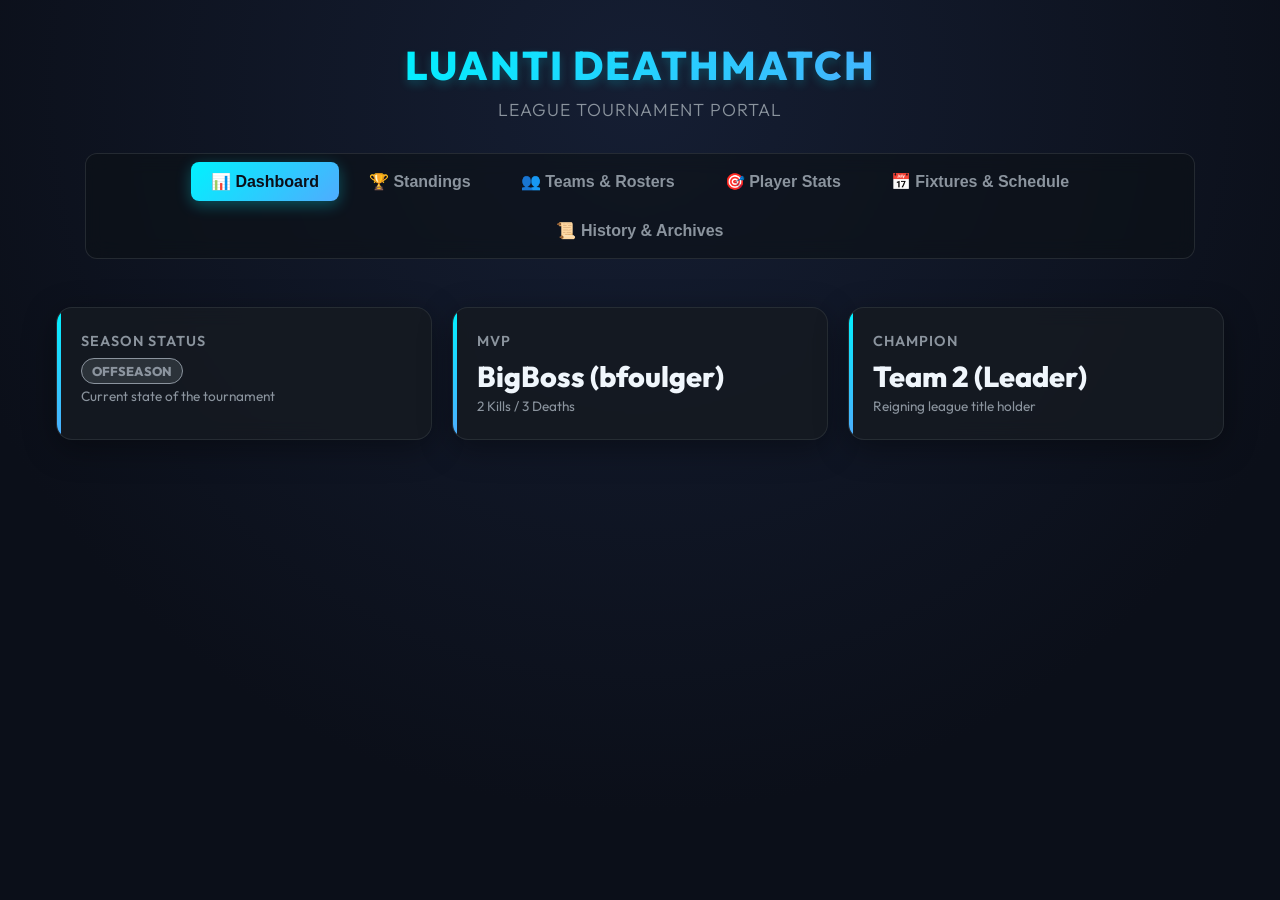
<file: league_stats.html>
<!DOCTYPE html>
<html lang="en">
<head>
    <meta charset="UTF-8">
    <meta name="viewport" content="width=device-width, initial-scale=1.0">
    <title>Luanti Deathmatch Esports League</title>
    <link href="https://fonts.googleapis.com/css2?family=Outfit:wght@300;400;600;800&display=swap" rel="stylesheet">
    <style>
        :root {
            --bg-color: #0b0f19;
            --card-bg: rgba(22, 27, 34, 0.85);
            --card-border: rgba(48, 54, 61, 0.7);
            --text-color: #f0f6fc;
            --text-muted: #8b949e;
            --accent-color: #00f2fe;
            --accent-purple: #4facfe;
            --success-color: #10b981;
            --red-team: #ff4d4d;
            --blue-team: #3399ff;
            --shadow: 0 8px 32px 0 rgba(0, 0, 0, 0.37);
        }

        * {
            box-sizing: border-box;
            margin: 0;
            padding: 0;
        }

        body {
            font-family: 'Outfit', sans-serif;
            background-color: var(--bg-color);
            background-image: radial-gradient(circle at 50% 10%, #151e33 0%, var(--bg-color) 70%);
            color: var(--text-color);
            min-height: 100vh;
            display: flex;
            flex-direction: column;
            align-items: center;
            overflow-x: hidden;
        }

        header {
            width: 100%;
            max-width: 1200px;
            padding: 2.5rem 1rem 1rem;
            display: flex;
            flex-direction: column;
            align-items: center;
            text-align: center;
        }

        .logo-container {
            display: flex;
            align-items: center;
            gap: 12px;
            margin-bottom: 0.5rem;
        }

        .logo-text {
            font-size: 2.5rem;
            font-weight: 800;
            text-transform: uppercase;
            letter-spacing: 2px;
            background: linear-gradient(135deg, var(--accent-color) 0%, var(--accent-purple) 100%);
            -webkit-background-clip: text;
            -webkit-text-fill-color: transparent;
            text-shadow: 0 4px 10px rgba(0, 242, 254, 0.2);
        }

        .subtitle {
            color: var(--text-muted);
            font-size: 1.1rem;
            font-weight: 300;
            letter-spacing: 1px;
            text-transform: uppercase;
            margin-bottom: 2rem;
        }

        .tab-menu {
            display: flex;
            flex-wrap: wrap;
            gap: 10px;
            justify-content: center;
            max-width: 1200px;
            width: 95%;
            margin-bottom: 2rem;
            background: rgba(13, 17, 23, 0.6);
            padding: 8px;
            border-radius: 12px;
            border: 1px solid var(--card-border);
            backdrop-filter: blur(10px);
        }

        .tab-btn {
            background: transparent;
            border: none;
            color: var(--text-muted);
            padding: 10px 20px;
            font-size: 1rem;
            font-weight: 600;
            cursor: pointer;
            border-radius: 8px;
            transition: all 0.3s cubic-bezier(0.4, 0, 0.2, 1);
            display: flex;
            align-items: center;
            gap: 8px;
        }

        .tab-btn:hover {
            color: var(--text-color);
            background: rgba(255, 255, 255, 0.05);
        }

        .tab-btn.active {
            color: var(--bg-color);
            background: linear-gradient(135deg, var(--accent-color) 0%, var(--accent-purple) 100%);
            box-shadow: 0 4px 15px rgba(0, 242, 254, 0.3);
        }

        main {
            width: 100%;
            max-width: 1200px;
            padding: 0 1rem 4rem;
            display: flex;
            flex-direction: column;
            align-items: center;
        }

        .tab-content {
            display: none;
            width: 100%;
            animation: fadeIn 0.4s ease-out forwards;
        }

        .tab-content.active {
            display: block;
        }

        @keyframes fadeIn {
            from { opacity: 0; transform: translateY(10px); }
            to { opacity: 1; transform: translateY(0); }
        }

        /* Dashboard/Cards Styling */
        .highlight-grid {
            display: grid;
            grid-template-columns: repeat(auto-fit, minmax(260px, 1fr));
            gap: 20px;
            width: 100%;
            margin-bottom: 2rem;
        }

        .glass-card {
            background: var(--card-bg);
            border: 1px solid var(--card-border);
            border-radius: 16px;
            padding: 1.5rem;
            box-shadow: var(--shadow);
            backdrop-filter: blur(10px);
            transition: transform 0.3s ease, border-color 0.3s ease;
            position: relative;
            overflow: hidden;
        }

        .glass-card:hover {
            transform: translateY(-4px);
            border-color: rgba(0, 242, 254, 0.4);
        }

        .glass-card::before {
            content: '';
            position: absolute;
            top: 0;
            left: 0;
            width: 4px;
            height: 100%;
            background: linear-gradient(to bottom, var(--accent-color), var(--accent-purple));
        }

        .card-title {
            color: var(--text-muted);
            font-size: 0.9rem;
            font-weight: 600;
            text-transform: uppercase;
            letter-spacing: 1px;
            margin-bottom: 0.5rem;
        }

        .card-value {
            font-size: 1.8rem;
            font-weight: 800;
            margin-bottom: 0.2rem;
        }

        .card-desc {
            font-size: 0.85rem;
            color: var(--text-muted);
        }

        /* Status Badge */
        .status-badge {
            display: inline-block;
            padding: 4px 10px;
            border-radius: 20px;
            font-size: 0.8rem;
            font-weight: 800;
            text-transform: uppercase;
        }
        .status-offseason { background: rgba(139, 148, 158, 0.2); color: var(--text-muted); border: 1px solid var(--text-muted); }
        .status-regular_season { background: rgba(16, 185, 129, 0.2); color: var(--success-color); border: 1px solid var(--success-color); }
        .status-playoffs { background: rgba(255, 77, 77, 0.2); color: var(--red-team); border: 1px solid var(--red-team); }

        /* Tables */
        .table-container {
            width: 100%;
            overflow-x: auto;
            background: var(--card-bg);
            border: 1px solid var(--card-border);
            border-radius: 16px;
            box-shadow: var(--shadow);
            margin-bottom: 2rem;
        }

        table {
            width: 100%;
            border-collapse: collapse;
            text-align: left;
        }

        th {
            background: rgba(13, 17, 23, 0.8);
            color: var(--text-muted);
            padding: 16px;
            font-size: 0.9rem;
            font-weight: 600;
            text-transform: uppercase;
            letter-spacing: 0.5px;
            border-bottom: 1px solid var(--card-border);
        }

        td {
            padding: 16px;
            border-bottom: 1px solid rgba(48, 54, 61, 0.4);
            font-size: 1rem;
            font-weight: 400;
        }

        tr:hover td {
            background: rgba(255, 255, 255, 0.02);
        }

        .rank-badge {
            display: inline-flex;
            align-items: center;
            justify-content: center;
            width: 28px;
            height: 28px;
            border-radius: 50%;
            font-weight: 800;
            font-size: 0.9rem;
            background: rgba(255, 255, 255, 0.1);
        }
        tr:nth-child(1) .rank-badge:not(.ur-badge) { background: linear-gradient(135deg, #ffd700, #ffa500); color: #000; }
        tr:nth-child(2) .rank-badge:not(.ur-badge) { background: linear-gradient(135deg, #c0c0c0, #808080); color: #000; }
        tr:nth-child(3) .rank-badge:not(.ur-badge) { background: linear-gradient(135deg, #cd7f32, #8b4513); color: #000; }
        .ur-badge {
            background: rgba(255, 255, 255, 0.05) !important;
            color: var(--text-muted) !important;
            box-shadow: none !important;
        }

        /* Teams Cards Grid */
        .teams-grid {
            display: grid;
            grid-template-columns: repeat(auto-fit, minmax(320px, 1fr));
            gap: 20px;
            width: 100%;
        }

        .team-card {
            border-left: 5px solid var(--accent-purple);
        }
        .team-card.red-border { border-left-color: var(--red-team); }
        .team-card.blue-border { border-left-color: var(--blue-team); }

        .team-header {
            display: flex;
            justify-content: space-between;
            align-items: center;
            margin-bottom: 1rem;
            padding-bottom: 0.5rem;
            border-bottom: 1px solid rgba(48, 54, 61, 0.4);
        }

        .team-name {
            font-size: 1.4rem;
            font-weight: 800;
        }

        .team-leader {
            font-size: 0.85rem;
            color: var(--text-muted);
            margin-bottom: 0.8rem;
        }
        .team-leader span {
            color: var(--accent-color);
            font-weight: 600;
        }

        .roster-list {
            list-style: none;
            display: flex;
            flex-direction: column;
            gap: 8px;
        }

        .roster-item {
            font-size: 0.95rem;
            display: flex;
            justify-content: space-between;
            align-items: center;
            background: rgba(255, 255, 255, 0.02);
            padding: 8px 12px;
            border-radius: 8px;
            border: 1px solid rgba(48, 54, 61, 0.2);
        }

        /* Search & Filters */
        .controls-bar {
            display: flex;
            flex-wrap: wrap;
            gap: 15px;
            width: 100%;
            margin-bottom: 1.5rem;
        }

        .search-input, .select-input {
            background: var(--card-bg);
            border: 1px solid var(--card-border);
            color: var(--text-color);
            padding: 12px 16px;
            border-radius: 10px;
            font-family: inherit;
            font-size: 0.95rem;
            outline: none;
            transition: border-color 0.3s;
        }
        .search-input { flex-grow: 1; min-width: 250px; }
        .select-input { min-width: 180px; }
        .search-input:focus, .select-input:focus {
            border-color: var(--accent-color);
        }

        /* Fixtures Rounds */
        .round-container {
            width: 100%;
            margin-bottom: 2.5rem;
        }

        .round-title {
            font-size: 1.5rem;
            font-weight: 800;
            margin-bottom: 1rem;
            color: var(--accent-color);
            display: flex;
            align-items: center;
            gap: 10px;
        }
        .round-title::after {
            content: '';
            flex-grow: 1;
            height: 1px;
            background: var(--card-border);
        }

        .match-grid {
            display: grid;
            grid-template-columns: repeat(auto-fit, minmax(280px, 1fr));
            gap: 20px;
        }

        .match-card {
            display: flex;
            flex-direction: column;
            padding: 1.2rem;
            align-items: center;
            text-align: center;
        }

        .match-status-label {
            font-size: 0.75rem;
            font-weight: 800;
            text-transform: uppercase;
            padding: 3px 8px;
            border-radius: 12px;
            margin-bottom: 0.8rem;
        }
        .status-completed { background: rgba(16, 185, 129, 0.15); color: var(--success-color); }
        .status-pending { background: rgba(245, 158, 11, 0.15); color: #f59e0b; }

        .match-teams {
            display: flex;
            justify-content: space-between;
            align-items: center;
            width: 100%;
            gap: 10px;
            margin-bottom: 0.5rem;
        }

        .match-team {
            font-weight: 600;
            font-size: 1.05rem;
            width: 42%;
            white-space: nowrap;
            overflow: hidden;
            text-overflow: ellipsis;
        }
        .match-team.home { text-align: right; }
        .match-team.away { text-align: left; }

        .match-score {
            font-size: 1.5rem;
            font-weight: 800;
            color: var(--text-color);
            background: rgba(0, 0, 0, 0.3);
            padding: 4px 12px;
            border-radius: 8px;
            font-variant-numeric: tabular-nums;
            min-width: 60px;
        }

        /* Bracket Styling */
        .bracket-container {
            display: flex;
            justify-content: center;
            align-items: center;
            gap: 40px;
            width: 100%;
            overflow-x: auto;
            padding: 2rem 0;
        }

        .bracket-column {
            display: flex;
            flex-direction: column;
            gap: 40px;
            min-width: 250px;
        }

        .bracket-round-title {
            text-align: center;
            font-weight: 800;
            font-size: 1.1rem;
            color: var(--accent-color);
            margin-bottom: 1rem;
            text-transform: uppercase;
        }

        .bracket-match {
            background: var(--card-bg);
            border: 1px solid var(--card-border);
            border-radius: 12px;
            overflow: hidden;
            box-shadow: var(--shadow);
            position: relative;
        }

        .bracket-match-row {
            display: flex;
            justify-content: space-between;
            align-items: center;
            padding: 12px 16px;
            border-bottom: 1px solid rgba(48, 54, 61, 0.3);
        }
        .bracket-match-row:last-child { border-bottom: none; }

        .bracket-team-name {
            font-weight: 600;
            font-size: 0.95rem;
        }
        .bracket-team-name.winner {
            color: var(--accent-color);
        }

        .bracket-score {
            font-weight: 800;
            background: rgba(0, 0, 0, 0.2);
            padding: 2px 8px;
            border-radius: 4px;
            font-size: 0.9rem;
        }

        /* Responsive Design */
        @media (max-width: 768px) {
            .logo-text { font-size: 1.8rem; }
            .subtitle { font-size: 0.9rem; }
            .tab-btn { padding: 8px 12px; font-size: 0.9rem; }
            .bracket-container { flex-direction: column; gap: 30px; }
            .bracket-column { width: 100%; }
        }
    </style>
</head>
<body>
    <header>
        <div class="logo-container">
            <span class="logo-text">Luanti Deathmatch</span>
        </div>
        <div class="subtitle">League Tournament Portal</div>
        
        <div class="tab-menu">
            <button class="tab-btn active" onclick="switchTab('dashboard')">📊 Dashboard</button>
            <button class="tab-btn" onclick="switchTab('standings')">🏆 Standings</button>
            <button class="tab-btn" onclick="switchTab('teams')">👥 Teams & Rosters</button>
            <button class="tab-btn" onclick="switchTab('leaderboard')">🎯 Player Stats</button>
            <button class="tab-btn" onclick="switchTab('fixtures')">📅 Fixtures & Schedule</button>
            <button class="tab-btn" onclick="switchTab('history')">📜 History & Archives</button>
        </div>
    </header>

    <main>
        <!-- DASHBOARD TAB -->
        <div id="dashboard" class="tab-content active">
            <div class="highlight-grid">
                <div class="glass-card">
                    <div class="card-title">Season Status</div>
                    <div class="card-value" id="dash-season-state">-</div>
                    <div class="card-desc">Current state of the tournament</div>
                </div>
                <div class="glass-card">
                    <div class="card-title">MVP</div>
                    <div class="card-value" id="dash-top-player">-</div>
                    <div class="card-desc" id="dash-top-player-details">-</div>
                </div>
                <div class="glass-card">
                    <div class="card-title">Champion</div>
                    <div class="card-value" id="dash-champion">-</div>
                    <div class="card-desc">Reigning league title holder</div>
                </div>
            </div>

            <div id="playoffs-bracket-section" style="display: none; width: 100%;">
                <h2 style="font-size: 1.8rem; font-weight: 800; margin: 2rem 0 1rem; text-align: center;">🏆 PLAYOFFS BRACKET</h2>
                <div class="bracket-container" id="playoff-bracket">
                    <!-- Dynamic Bracket Placement -->
                </div>
            </div>
        </div>

        <!-- STANDINGS TAB -->
        <div id="standings" class="tab-content">
            <div class="table-container">
                <table>
                    <thead>
                        <tr>
                            <th style="width: 70px;">Rank</th>
                            <th>Team</th>
                            <th>Leader</th>
                            <th style="text-align: center;">Wins</th>
                            <th style="text-align: center;">Losses</th>
                            <th style="text-align: center;">Win Rate</th>
                            <th style="text-align: center;">Kills Scored</th>
                            <th style="text-align: center;">Deaths Conceded</th>
                            <th style="text-align: center;">Kill Diff</th>
                        </tr>
                    </thead>
                    <tbody id="standings-table-body">
                        <!-- Dynamic Standings Rows -->
                    </tbody>
                </table>
            </div>
        </div>

        <!-- TEAMS TAB -->
        <div id="teams" class="tab-content">
            <div class="teams-grid" id="teams-cards-container">
                <!-- Dynamic Team Cards -->
            </div>
        </div>

        <!-- LEADERBOARD TAB -->
        <div id="leaderboard" class="tab-content">
            <div class="controls-bar">
                <input type="text" id="leaderboard-search" class="search-input" placeholder="Search players by name..." oninput="updateLeaderboard()">
                <select id="leaderboard-team-filter" class="select-input" onchange="updateLeaderboard()">
                    <option value="">All Teams</option>
                    <!-- Dynamic team options -->
                </select>
            </div>
            <div class="table-container">
                <table>
                    <thead>
                        <tr>
                            <th style="width: 70px;">Rank</th>
                            <th>Player</th>
                            <th>Team</th>
                            <th style="text-align: center;">Kills</th>
                            <th style="text-align: center;">Deaths</th>
                            <th style="text-align: center;">Captures</th>
                            <th style="text-align: center;">Dom Points</th>
                            <th style="text-align: center;">K/D Ratio</th>
                        </tr>
                    </thead>
                    <tbody id="leaderboard-table-body">
                        <!-- Dynamic Leaderboard Rows -->
                    </tbody>
                </table>
            </div>
        </div>

        <!-- FIXTURES TAB -->
        <div id="fixtures" class="tab-content">
            <div id="fixtures-container">
                <!-- Dynamic Fixture Rounds -->
            </div>
        </div>

        <!-- HISTORY TAB -->
        <div id="history" class="tab-content">
            <h2 style="font-size: 1.6rem; margin-bottom: 1.5rem;">Match History</h2>
            <div class="table-container" style="margin-bottom: 3rem;">
                <table>
                    <thead>
                        <tr>
                            <th>Time</th>
                            <th>Type</th>
                            <th>Home Team</th>
                            <th style="text-align: center;">Score</th>
                            <th>Away Team</th>
                            <th>MVP</th>
                        </tr>
                    </thead>
                    <tbody id="history-table-body">
                        <!-- Dynamic History Rows -->
                    </tbody>
                </table>
            </div>

            <h2 style="font-size: 1.6rem; margin-bottom: 1.5rem;">Archived Seasons</h2>
            <div id="archives-container">
                <!-- Dynamic Archives -->
            </div>
        </div>
    </main>

    <script>
        // EMBEDDED LEAGUE DATA (Populated by generator script)
        const data = {"fixtures": [], "history": [{"home": "Team 1", "away": "Team 2", "mvp": "bfoulger", "away_score": 100, "home_score": 0, "time": 1782725695}, {"home": "Team 1", "away": "Team 3", "mvp": "No One", "away_score": 0, "time": 1782806495, "home_score": 1}, {"home": "Team 1", "away": "Team 3", "mvp": "bfoulger", "away_score": 0, "time": 1782806969, "home_score": 0}], "invites": {}, "players": {"bfoulger": "Team 1", "becstudent": "Team 3", "20walkerd": "Team 2"}, "playoffs": [], "requests": {}, "season_archive": [], "season_state": "offseason", "stats": {"bfoulger": {"deaths": 3, "escort_time": 147, "kills": 2, "captures": 0}, "becstudent": {"deaths": 2, "kills": 1, "captures": 0}, "20walkerd": {"deaths": 1, "kills": 2, "captures": 0}}, "teams": {"Team 3": {"members": ["becstudent"], "leader": "becstudent", "kills_scored": 0, "deaths_conceded": 1, "wins": 0, "losses": 1}, "Team 2": {"members": ["20walkerd"], "leader": "20walkerd", "kills_scored": 100, "deaths_conceded": 0, "wins": 1, "losses": 0}, "Team 1": {"members": ["bfoulger"], "leader": "bfoulger", "kills_scored": 1, "deaths_conceded": 100, "wins": 1, "losses": 1}}, "nicknames": {"bfoulger": "BigBoss", "20walkerd": "Dominic"}};

        function switchTab(tabId) {
            document.querySelectorAll('.tab-btn').forEach(btn => btn.classList.remove('active'));
            document.querySelectorAll('.tab-content').forEach(content => content.classList.remove('active'));
            
            // Find active tab button by onclick attribute
            const activeBtn = Array.from(document.querySelectorAll('.tab-btn')).find(btn => btn.getAttribute('onclick').includes(tabId));
            if (activeBtn) activeBtn.classList.add('active');
            
            const activeContent = document.getElementById(tabId);
            if (activeContent) activeContent.classList.add('active');
        }

        // Initialize Site Data
        window.addEventListener('DOMContentLoaded', () => {
            initDashboard();
            initStandings();
            initTeams();
            initFilters();
            updateLeaderboard();
            initFixtures();
            initHistory();
        });

        // 1. Dashboard Handler
        defGet = (obj, key, def) => (obj && obj[key] !== undefined) ? obj[key] : def;
        
        function getDisplayName(username) {
            if (!username || username === 'None' || username === '-') return username;
            const nicks = defGet(data, 'nicknames', {});
            const nick = nicks[username];
            if (nick && nick !== username) {
                return `${nick} (${username})`;
            }
            return username;
        }
        
        function initDashboard() {
            // Season State
            const stateEl = document.getElementById('dash-season-state');
            const state = defGet(data, 'season_state', 'offseason');
            stateEl.textContent = state.replace('_', ' ');
            stateEl.className = 'card-value status-badge status-' + state;

            // Top Player
            const playerEl = document.getElementById('dash-top-player');
            const detailsEl = document.getElementById('dash-top-player-details');
            
            let topPlayer = null;
            let maxKills = -1;
            let topDetails = '';

            for (const [pname, pstats] of Object.entries(defGet(data, 'stats', {}))) {
                const kills = defGet(pstats, 'kills', 0);
                if (kills > maxKills) {
                    maxKills = kills;
                    topPlayer = pname;
                    topDetails = `${kills} Kills / ${defGet(pstats, 'deaths', 0)} Deaths`;
                }
            }

            if (topPlayer) {
                playerEl.textContent = getDisplayName(topPlayer);
                detailsEl.textContent = topDetails;
            } else {
                playerEl.textContent = 'None';
                detailsEl.textContent = 'No stats recorded yet';
            }

            // Champion Detection
            const champEl = document.getElementById('dash-champion');
            let champion = 'TBD';

            const playoffs = defGet(data, 'playoffs', {});
            if (playoffs.finals && playoffs.finals.winner) {
                champion = playoffs.finals.winner;
            } else if (data.season_archive && data.season_archive.length > 0) {
                champion = data.season_archive[data.season_archive.length - 1].champion;
            } else {
                // Find top team in regular standings
                let topTeam = null;
                let maxWins = -1;
                let maxDiff = -9999;
                for (const [tname, tdata] of Object.entries(defGet(data, 'teams', {}))) {
                    const wins = defGet(tdata, 'wins', 0);
                    const diff = defGet(tdata, 'kills_scored', 0) - defGet(tdata, 'deaths_conceded', 0);
                    if (wins > maxWins || (wins === maxWins && diff > maxDiff)) {
                        maxWins = wins;
                        maxDiff = diff;
                        topTeam = tname;
                    }
                }
                if (topTeam && maxWins > 0) {
                    champion = topTeam + " (Leader)";
                }
            }
            champEl.textContent = champion;

            // Playoffs Bracket
            if (state === 'playoffs' && playoffs.semifinals) {
                document.getElementById('playoffs-bracket-section').style.display = 'block';
                const bracketContainer = document.getElementById('playoff-bracket');
                
                const semi = playoffs.semifinals;
                const finals = playoffs.finals || {team1: '', team2: '', winner: '', score1: 0, score2: 0};
                
                let bracketHtml = `
                    <!-- Semifinals -->
                    <div class="bracket-column">
                        <div class="bracket-round-title">Semifinals</div>
                        
                        <!-- Match 1 -->
                        <div class="bracket-match">
                            <div class="bracket-match-row">
                                <span class="bracket-team-name ${semi[0].winner === semi[0].team1 ? 'winner' : ''}">${semi[0].team1 || 'TBD'}</span>
                                <span class="bracket-score">${semi[0].score1}</span>
                            </div>
                            <div class="bracket-match-row">
                                <span class="bracket-team-name ${semi[0].winner === semi[0].team2 ? 'winner' : ''}">${semi[0].team2 || 'TBD'}</span>
                                <span class="bracket-score">${semi[0].score2}</span>
                            </div>
                        </div>

                        <!-- Match 2 -->
                        <div class="bracket-match">
                            <div class="bracket-match-row">
                                <span class="bracket-team-name ${semi[1].winner === semi[1].team1 ? 'winner' : ''}">${semi[1].team1 || 'TBD'}</span>
                                <span class="bracket-score">${semi[1].score1}</span>
                            </div>
                            <div class="bracket-match-row">
                                <span class="bracket-team-name ${semi[1].winner === semi[1].team2 ? 'winner' : ''}">${semi[1].team2 || 'TBD'}</span>
                                <span class="bracket-score">${semi[1].score2}</span>
                            </div>
                        </div>
                    </div>

                    <!-- Connective Divider -->
                    <div style="font-size: 2rem; color: var(--card-border);">➔</div>

                    <!-- Finals -->
                    <div class="bracket-column">
                        <div class="bracket-round-title">Grand Finals</div>
                        <div class="bracket-match" style="border-color: var(--accent-color); box-shadow: 0 0 15px rgba(0,242,254,0.15);">
                            <div class="bracket-match-row">
                                <span class="bracket-team-name ${finals.winner === finals.team1 ? 'winner' : ''}">${finals.team1 || 'TBD'}</span>
                                <span class="bracket-score">${finals.score1}</span>
                            </div>
                            <div class="bracket-match-row">
                                <span class="bracket-team-name ${finals.winner === finals.team2 ? 'winner' : ''}">${finals.team2 || 'TBD'}</span>
                                <span class="bracket-score">${finals.score2}</span>
                            </div>
                        </div>
                    </div>
                `;
                bracketContainer.innerHTML = bracketHtml;
            }
        }

        // 2. Standings Handler
        function initStandings() {
            const tbody = document.getElementById('standings-table-body');
            const teamsList = [];

            for (const [tname, tdata] of Object.entries(defGet(data, 'teams', {}))) {
                const wins = defGet(tdata, 'wins', 0);
                const losses = defGet(tdata, 'losses', 0);
                const kills = defGet(tdata, 'kills_scored', 0);
                const deaths = defGet(tdata, 'deaths_conceded', 0);
                const diff = kills - deaths;
                const total = wins + losses;
                const winrate = total > 0 ? ((wins / total) * 100).toFixed(0) + '%' : '0%';

                teamsList.push({
                    name: tname,
                    leader: defGet(tdata, 'leader', '-'),
                    wins, losses, winrate, kills, deaths, diff
                });
            }

            // Sort by Wins desc, then Diff desc
            teamsList.sort((a, b) => {
                if (a.wins !== b.wins) return b.wins - a.wins;
                return b.diff - a.diff;
            });

            if (teamsList.length === 0) {
                tbody.innerHTML = '<tr><td colspan="9" style="text-align: center; color: var(--text-muted);">No teams registered in the league yet.</td></tr>';
                return;
            }

            tbody.innerHTML = teamsList.map((team, idx) => `
                <tr>
                    <td style="text-align: center;"><span class="rank-badge">${idx + 1}</span></td>
                    <td style="font-weight: 800; color: var(--accent-color);">${team.name}</td>
                    <td>${getDisplayName(team.leader)}</td>
                    <td style="text-align: center; font-weight: 600;">${team.wins}</td>
                    <td style="text-align: center;">${team.losses}</td>
                    <td style="text-align: center;">${team.winrate}</td>
                    <td style="text-align: center;">${team.kills}</td>
                    <td style="text-align: center;">${team.deaths}</td>
                    <td style="text-align: center; font-weight: 600; color: ${team.diff >= 0 ? 'var(--success-color)' : 'var(--red-team)'};">
                        ${team.diff > 0 ? '+' + team.diff : team.diff}
                    </td>
                </tr>
            `).join('');
        }

        // 3. Teams Handler
        function initTeams() {
            const container = document.getElementById('teams-cards-container');
            const entries = Object.entries(defGet(data, 'teams', {}));
            
            if (entries.length === 0) {
                container.innerHTML = '<div style="grid-column: 1/-1; text-align: center; color: var(--text-muted);">No teams to display.</div>';
                return;
            }

            let cardsHtml = '';
            entries.forEach(([tname, tdata], idx) => {
                const members = defGet(tdata, 'members', []);
                const colorClass = (idx % 2 === 0) ? 'red-border' : 'blue-border';
                
                cardsHtml += `
                    <div class="glass-card team-card ${colorClass}">
                        <div class="team-header">
                            <span class="team-name">${tname}</span>
                            <span class="status-badge" style="background: rgba(0, 242, 254, 0.1); color: var(--accent-color); border: 1px solid var(--accent-color);">
                                ${members.length} Members
                            </span>
                        </div>
                        <div class="team-leader">Leader: <span>${getDisplayName(tdata.leader || 'None')}</span></div>
                        <ul class="roster-list">
                            ${members.map(member => `
                                <li class="roster-item">
                                    <span>${getDisplayName(member)}</span>
                                    ${member === tdata.leader ? '<span style="font-size:0.75rem; background:rgba(245,158,11,0.2); color:#f59e0b; padding:2px 6px; border-radius:4px; font-weight:800;">LEADER</span>' : ''}
                                </li>
                            `).join('')}
                        </ul>
                    </div>
                `;
            });
            container.innerHTML = cardsHtml;
        }

        // 4. Player Stats / Leaderboard Handler
        function initFilters() {
            const filter = document.getElementById('leaderboard-team-filter');
            const teams = Object.keys(defGet(data, 'teams', {}));
            teams.forEach(team => {
                const opt = document.createElement('option');
                opt.value = team;
                opt.textContent = team;
                filter.appendChild(opt);
            });
        }

        function updateLeaderboard() {
            const searchVal = document.getElementById('leaderboard-search').value.toLowerCase();
            const teamVal = document.getElementById('leaderboard-team-filter').value;
            const tbody = document.getElementById('leaderboard-table-body');
            
            const playersList = [];
            const playersMap = defGet(data, 'players', {});

            for (const [pname, pstats] of Object.entries(defGet(data, 'stats', {}))) {
                const team = playersMap[pname] || 'No Team';
                const displayName = getDisplayName(pname);
                
                // Filters
                if (searchVal && !displayName.toLowerCase().includes(searchVal)) continue;
                if (teamVal && team !== teamVal) continue;

                const kills = defGet(pstats, 'kills', 0);
                const deaths = defGet(pstats, 'deaths', 0);
                const captures = defGet(pstats, 'captures', 0);
                const domPoints = defGet(pstats, 'dom_points', 0);
                const kd = deaths > 0 ? (kills / deaths).toFixed(2) : kills.toFixed(2);

                playersList.push({
                    name: pname,
                    displayName: displayName,
                    team, kills, deaths, captures, domPoints, kd: parseFloat(kd)
                });
            }

            // Sort by K/D ratio desc, but only those with >= 5 kills are ranked.
            // Unranked players (kills < 5) are placed below ranked players.
            playersList.sort((a, b) => {
                const aQual = a.kills >= 5;
                const bQual = b.kills >= 5;
                if (aQual && !bQual) return -1;
                if (!aQual && bQual) return 1;
                
                // Both qualified or both unqualified: sort by K/D ratio descending
                if (b.kd !== a.kd) {
                    return b.kd - a.kd;
                }
                // Tiebreaker: sort by kills descending
                return b.kills - a.kills;
            });

            if (playersList.length === 0) {
                tbody.innerHTML = '<tr><td colspan="7" style="text-align: center; color: var(--text-muted);">No player stats found matching filters.</td></tr>';
                return;
            }

            let rankCounter = 1;
            tbody.innerHTML = playersList.map((player) => {
                const isRanked = player.kills >= 5;
                const rankHtml = isRanked 
                    ? `<span class="rank-badge">${rankCounter++}</span>`
                    : `<span class="rank-badge ur-badge">UR</span>`;
                return `
                    <tr>
                        <td style="text-align: center;">${rankHtml}</td>
                        <td style="font-weight: 800;">${player.displayName}</td>
                        <td style="color: var(--text-muted); font-size:0.9rem;">${player.team}</td>
                        <td style="text-align: center; font-weight: 600;">${player.kills}</td>
                        <td style="text-align: center;">${player.deaths}</td>
                        <td style="text-align: center;">${player.captures}</td>
                        <td style="text-align: center;">${player.domPoints}</td>
                        <td style="text-align: center; font-weight: 600; color: ${player.kd >= 1.0 ? 'var(--success-color)' : 'var(--text-muted)'};">${player.kd.toFixed(2)}</td>
                    </tr>
                `;
            }).join('');
        }

        // 5. Fixtures / Schedule Handler
        function initFixtures() {
            const container = document.getElementById('fixtures-container');
            const fixtures = defGet(data, 'fixtures', []);

            if (fixtures.length === 0) {
                container.innerHTML = '<div style="text-align: center; color: var(--text-muted); padding: 2rem 0;">No active season schedule generated.</div>';
                return;
            }

            let roundsHtml = '';
            fixtures.forEach((round, rIdx) => {
                if (!round || round.length === 0) return;
                
                roundsHtml += `
                    <div class="round-container">
                        <div class="round-title">Round ${rIdx + 1}</div>
                        <div class="match-grid">
                            ${round.map(match => {
                                const statusClass = match.status === 'completed' ? 'status-completed' : 'status-pending';
                                return `
                                    <div class="glass-card match-card">
                                        <span class="match-status-label ${statusClass}">${match.status}</span>
                                        <div class="match-teams">
                                            <span class="match-team home">${match.home}</span>
                                            <span class="match-score">${match.score ? match.score.home : 0} - ${match.score ? match.score.away : 0}</span>
                                            <span class="match-team away">${match.away}</span>
                                        </div>
                                    </div>
                                `;
                            }).join('')}
                        </div>
                    </div>
                `;
            });
            container.innerHTML = roundsHtml;
        }

        // 6. History / Archives Handler
        function initHistory() {
            const tbody = document.getElementById('history-table-body');
            const history = defGet(data, 'history', []);

            if (history.length === 0) {
                tbody.innerHTML = '<tr><td colspan="6" style="text-align: center; color: var(--text-muted);">No match history available.</td></tr>';
            } else {
                // Sort by time desc
                const sortedHistory = [...history].sort((a, b) => b.time - a.time);
                tbody.innerHTML = sortedHistory.map(match => {
                    const date = new Date(match.time * 1000).toLocaleString();
                    return `
                        <tr>
                            <td style="color: var(--text-muted); font-size: 0.85rem;">${date}</td>
                            <td style="color: var(--accent-color); font-weight: 600;">${match.match_type || 'Team Deathmatch'}</td>
                            <td style="font-weight: 600; text-align: right; width: 30%;">${match.home}</td>
                            <td style="text-align: center; font-weight: 800; font-size:1.1rem; background: rgba(0,0,0,0.1); width: 10%;">${match.home_score} - ${match.away_score}</td>
                            <td style="font-weight: 600; text-align: left; width: 30%;">${match.away}</td>
                            <td style="color: var(--accent-color); font-weight: 600;">${getDisplayName(match.mvp || '-')}</td>
                        </tr>
                    `;
                }).join('');
            }

            // Season Archives
            const archivesContainer = document.getElementById('archives-container');
            const archives = defGet(data, 'season_archive', []);

            if (archives.length === 0) {
                archivesContainer.innerHTML = '<div style="text-align: center; color: var(--text-muted); padding: 1rem 0;">No archived season data.</div>';
                return;
            }

            let archHtml = '';
            archives.forEach(arch => {
                const date = new Date(arch.timestamp * 1000).toLocaleDateString();
                archHtml += `
                    <div class="glass-card" style="margin-bottom: 1.5rem;">
                        <div class="team-header">
                            <span style="font-size: 1.2rem; font-weight: 800;">Season ${arch.season_num}</span>
                            <span style="color: var(--text-muted); font-size: 0.9rem;">Archived on ${date}</span>
                        </div>
                        <div style="font-size: 1.1rem; margin-bottom: 1rem;">Champion: <span style="color: gold; font-weight: 800;">🏆 ${arch.champion}</span></div>
                        <div class="table-container" style="border-radius: 8px; margin-bottom: 0;">
                            <table style="font-size: 0.9rem;">
                                <thead>
                                    <tr>
                                        <th>Rank</th>
                                        <th>Team</th>
                                        <th style="text-align: center;">Wins</th>
                                        <th style="text-align: center;">Losses</th>
                                        <th style="text-align: center;">Kills</th>
                                        <th style="text-align: center;">Deaths</th>
                                    </tr>
                                </thead>
                                <tbody>
                                    ${arch.standings.map((team, idx) => `
                                        <tr>
                                            <td>${idx + 1}</td>
                                            <td style="font-weight: 600;">${team.name}</td>
                                            <td style="text-align: center;">${team.wins}</td>
                                            <td style="text-align: center;">${team.losses}</td>
                                            <td style="text-align: center;">${team.kills}</td>
                                            <td style="text-align: center;">${team.deaths}</td>
                                        </tr>
                                    `).join('')}
                                </tbody>
                            </table>
                        </div>
                    </div>
                `;
            });
            archivesContainer.innerHTML = archHtml;
        }
    </script>
</body>
</html>
</file>
